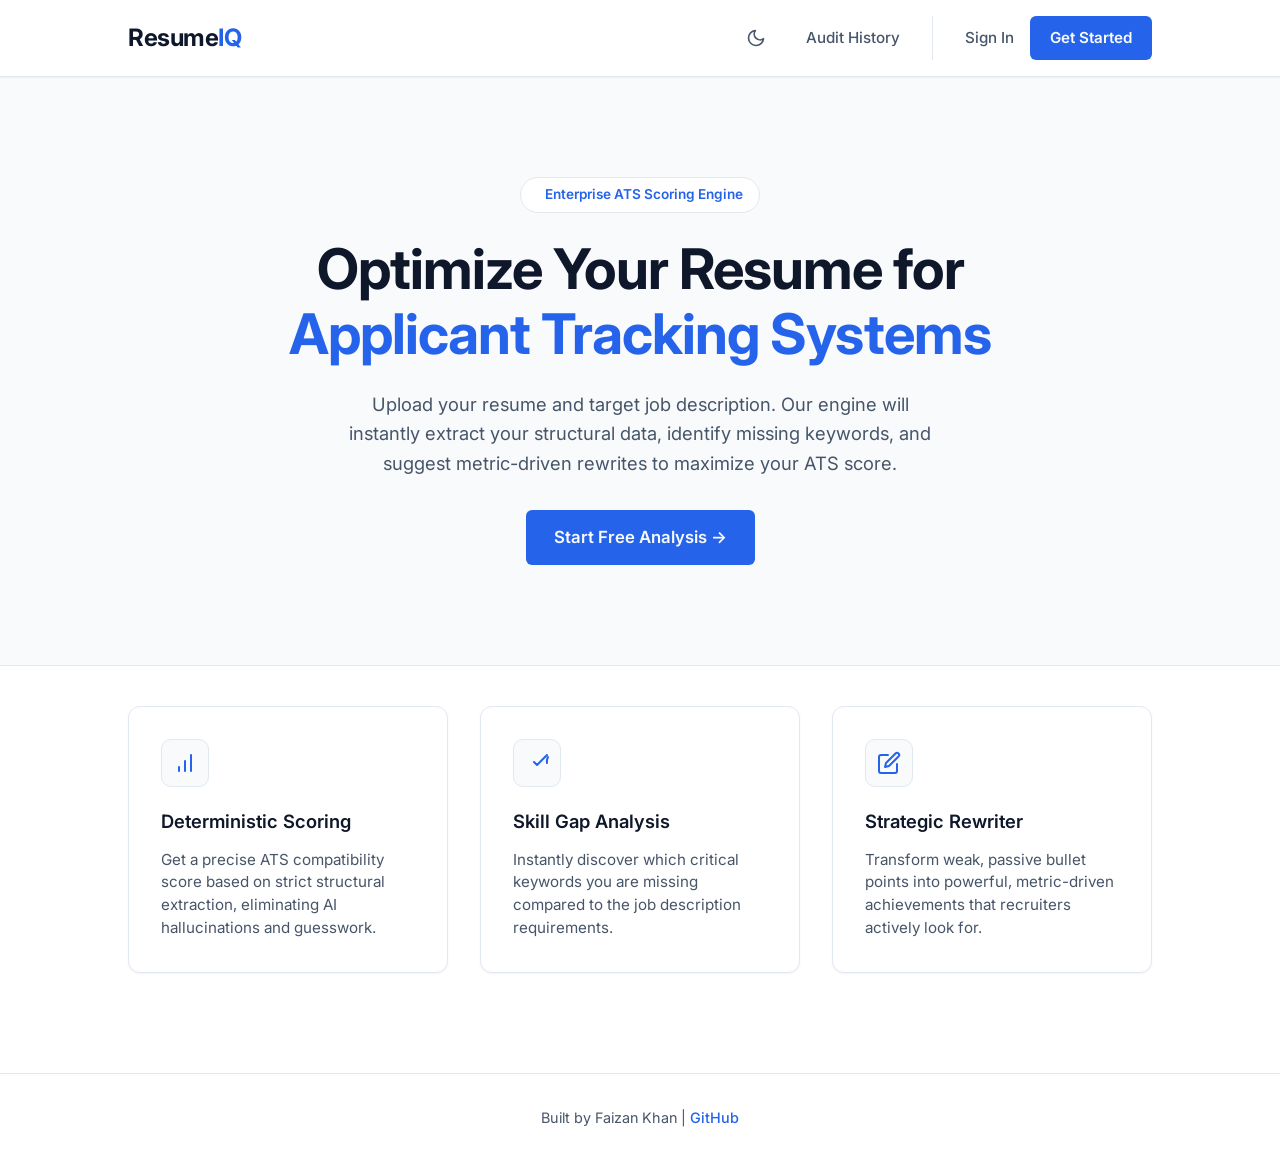
<file: resume_frontend/index.html>
<!DOCTYPE html>
<html lang="en">
<head>
    <meta charset="UTF-8">
    <meta name="viewport" content="width=device-width, initial-scale=1.0">
    <title>ResumeIQ | AI Resume Analyzer</title>
    <link rel="stylesheet" href="style.css">
    <script>
        if (localStorage.getItem('theme') === 'dark') {
            document.documentElement.setAttribute('data-theme', 'dark');
        }
    </script>
</head>
<body>
    <nav class="navbar">
        <a href="index.html" class="logo">Resume<span class="accent-text">IQ</span></a>
        
        <div class="nav-links">
            <button id="themeToggle" class="theme-toggle" aria-label="Toggle Dark Mode">
                <svg width="20" height="20" viewBox="0 0 24 24" fill="none" stroke="currentColor" stroke-width="2" stroke-linecap="round" stroke-linejoin="round"><path d="M21 12.79A9 9 0 1 1 11.21 3 7 7 0 0 0 21 12.79z"></path></svg>
            </button>
            <a href="history.html" class="nav-link">Audit History</a>
            
            <div class="auth-group">
                <a href="#" class="nav-link">Sign In</a>
                <a href="analyze.html" class="btn-primary">Get Started</a>
            </div>
        </div>
    </nav>

    <header class="hero">
        <div class="badge">
            <span class="pulse"></span> Enterprise ATS Scoring Engine
        </div>
        <h1>Optimize Your Resume for <span class="accent-text">Applicant Tracking Systems</span></h1>
        <p class="subtitle">
            Upload your resume and target job description. Our engine will instantly extract your structural data, identify missing keywords, and suggest metric-driven rewrites to maximize your ATS score.
        </p>
        <a href="analyze.html" class="btn-primary btn-large">Start Free Analysis &rarr;</a>
    </header>

    <section class="features">
        <div class="feature-card">
            <div class="icon">
                <svg width="24" height="24" viewBox="0 0 24 24" fill="none" stroke="currentColor" stroke-width="2" stroke-linecap="round" stroke-linejoin="round"><path d="M12 20V10"></path><path d="M18 20V4"></path><path d="M6 20v-4"></path></svg>
            </div>
            <h3>Deterministic Scoring</h3>
            <p>Get a precise ATS compatibility score based on strict structural extraction, eliminating AI hallucinations and guesswork.</p>
        </div>
        
        <div class="feature-card">
            <div class="icon">
                <svg width="24" height="24" viewBox="0 0 24 24" fill="none" stroke="currentColor" stroke-width="2" stroke-linecap="round" stroke-linejoin="round"><path d="M22 11.08V12a10 10 10 0 1 1-5.93-9.14"></path><polyline points="22 4 12 14.01 9 11.01"></polyline></svg>
            </div>
            <h3>Skill Gap Analysis</h3>
            <p>Instantly discover which critical keywords you are missing compared to the job description requirements.</p>
        </div>
        
        <div class="feature-card">
            <div class="icon">
                <svg width="24" height="24" viewBox="0 0 24 24" fill="none" stroke="currentColor" stroke-width="2" stroke-linecap="round" stroke-linejoin="round"><path d="M11 4H4a2 2 0 0 0-2 2v14a2 2 0 0 0 2 2h14a2 2 0 0 0 2-2v-7"></path><path d="M18.5 2.5a2.121 2.121 0 0 1 3 3L12 15l-4 1 1-4 9.5-9.5z"></path></svg>
            </div>
            <h3>Strategic Rewriter</h3>
            <p>Transform weak, passive bullet points into powerful, metric-driven achievements that recruiters actively look for.</p>
        </div>
    </section>

    <footer>
        <p>Built by Faizan Khan | <a href="https://github.com/Faizan-Khan0007" target="_blank">GitHub</a></p>
    </footer>
    <script src="theme.js"></script>
</body>
</html>
</file>
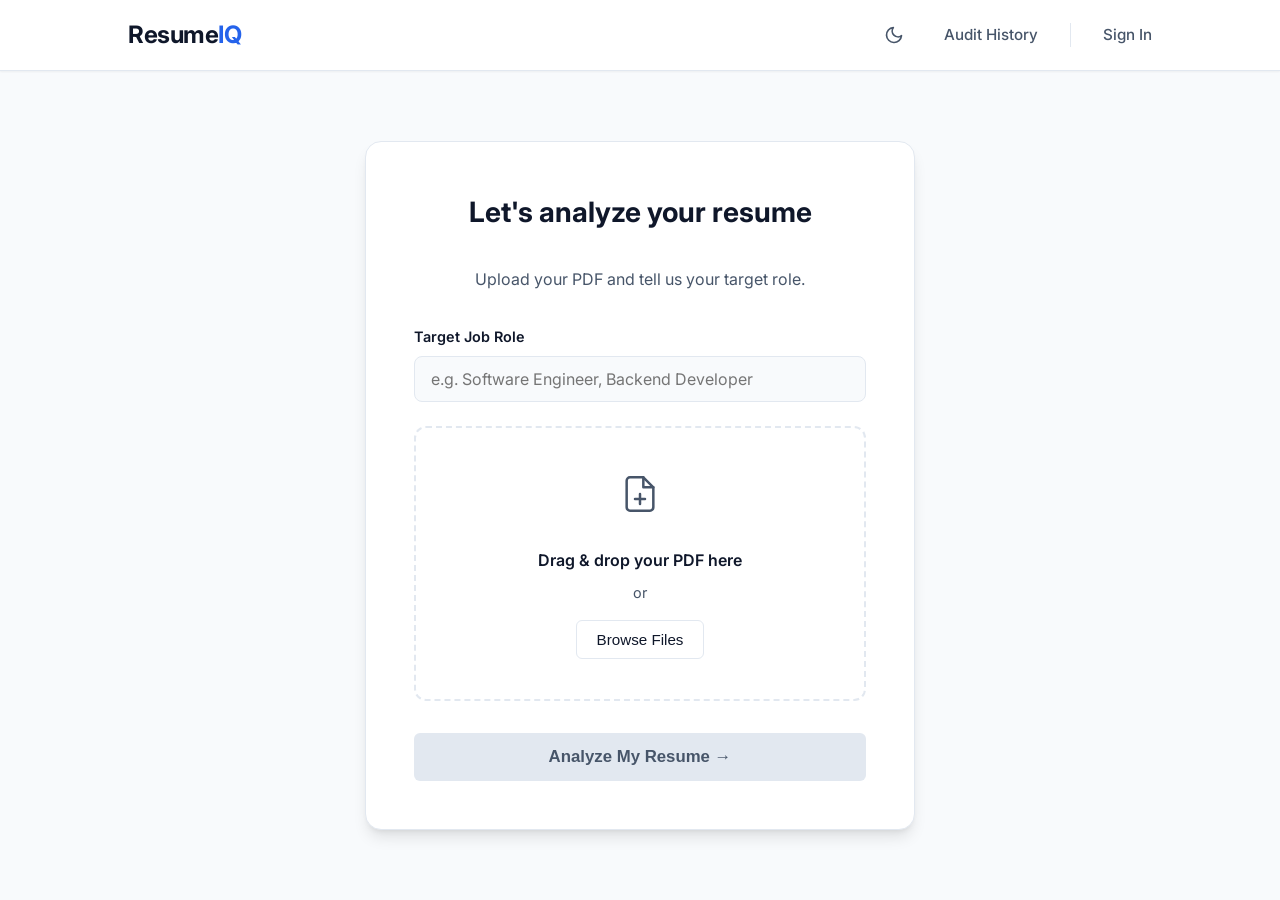
<file: resume_frontend/analyze.html>
<!DOCTYPE html>
<html lang="en">
<head>
    <meta charset="UTF-8">
    <meta name="viewport" content="width=device-width, initial-scale=1.0">
    <title>Upload Resume | ResumeIQ</title>
    <link rel="stylesheet" href="style.css">
    <script>
        if (localStorage.getItem('theme') === 'dark') {
            document.documentElement.setAttribute('data-theme', 'dark');
        }
    </script>
</head>
<body>
    <nav class="navbar">
        <a href="index.html" class="logo">Resume<span class="accent-text">IQ</span></a>
        <div class="nav-links">
            <button id="themeToggle" class="theme-toggle" aria-label="Toggle Dark Mode">
                <svg width="20" height="20" viewBox="0 0 24 24" fill="none" stroke="currentColor" stroke-width="2" stroke-linecap="round" stroke-linejoin="round"><path d="M21 12.79A9 9 0 1 1 11.21 3 7 7 0 0 0 21 12.79z"></path></svg>
            </button>
            <a href="history.html" class="nav-link">Audit History</a>
            <div class="auth-group">
                <a href="#" class="nav-link">Sign In</a>
            </div>
        </div>
    </nav>

    <!-- Toast Notification Container -->
    <div id="toast-container"></div>

    <main class="upload-container">
        <div class="upload-card">
            <h2>Let's analyze your resume</h2>
            <p class="subtitle" style="text-align: center; margin-bottom: 32px; font-size: 1rem;">Upload your PDF and tell us your target role.</p>

            <form id="uploadForm">
                <div class="input-group">
                    <label for="jobRole">Target Job Role</label>
                    <input type="text" id="jobRole" placeholder="e.g. Software Engineer, Backend Developer" required>
                </div>

                <div class="drop-zone" id="dropZone">
                    <div class="icon">
                        <svg width="40" height="40" viewBox="0 0 24 24" fill="none" stroke="currentColor" stroke-width="1.5" stroke-linecap="round" stroke-linejoin="round"><path d="M14 2H6a2 2 0 0 0-2 2v16a2 2 0 0 0 2 2h12a2 2 0 0 0 2-2V8z"></path><polyline points="14 2 14 8 20 8"></polyline><line x1="12" y1="18" x2="12" y2="12"></line><line x1="9" y1="15" x2="15" y2="15"></line></svg>
                    </div>
                    <span class="drop-text">Drag & drop your PDF here</span>
                    <span class="or-text">or</span>
                    <input type="file" id="fileInput" accept="application/pdf" hidden>
                    <button type="button" class="btn-secondary" id="browseBtn">Browse Files</button>
                    <div id="fileNameDisplay" class="file-name-display hidden"></div>
                </div>

                <button type="submit" class="btn-primary btn-full" id="analyzeBtn" disabled>
                    Analyze My Resume &rarr;
                </button>
            </form>
        </div>
    </main>

    <div id="loadingOverlay" class="loading-overlay hidden">
        <div class="loading-card">
            <!-- Left Side: Skeleton Score -->
            <div class="skeleton-graph">
                <div class="skeleton-title"></div>
                <div class="skeleton-circle"></div>
                <div class="skeleton-line" style="width: 80%"></div>
                <div class="skeleton-line" style="width: 60%"></div>
            </div>
            
            <!-- Right Side: Progress Checklist -->
            <div class="progress-steps">
                <div class="step-item" id="step-1">
                    <div class="step-icon">✓</div>
                    <div class="step-text">Parsing your resume</div>
                </div>
                <div class="step-item" id="step-2">
                    <div class="step-icon">✓</div>
                    <div class="step-text">Analyzing your experience</div>
                </div>
                <div class="step-item" id="step-3">
                    <div class="step-icon">✓</div>
                    <div class="step-text">Extracting your skills</div>
                </div>
                <div class="step-item" id="step-4">
                    <div class="step-icon">✓</div>
                    <div class="step-text">Generating recommendations</div>
                </div>
            </div>
        </div>
    </div>

    <script src="theme.js"></script>
    <script src="analyze.js"></script>
</body>
</html>
</file>
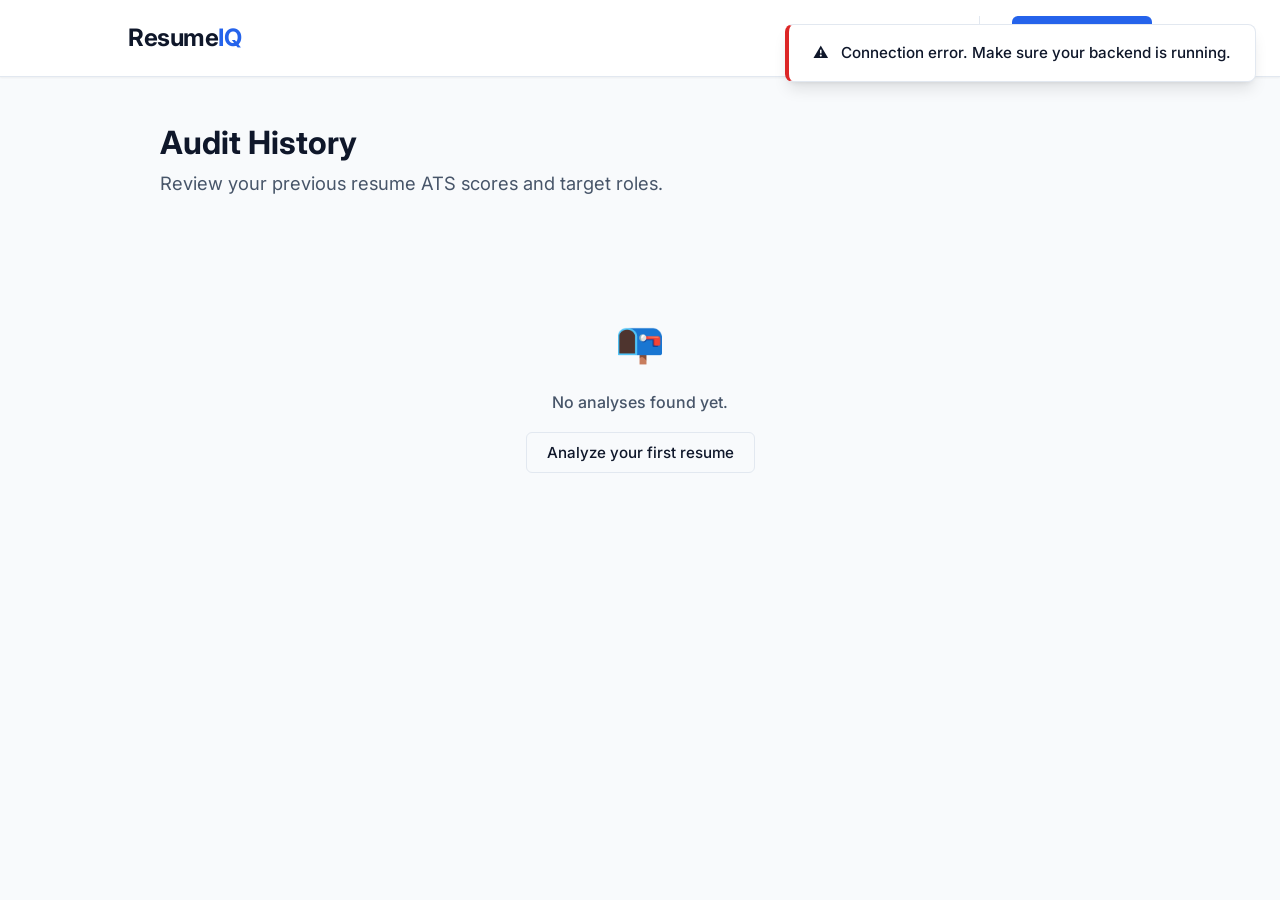
<file: resume_frontend/history.html>
<!DOCTYPE html>
<html lang="en">
<head>
    <meta charset="UTF-8">
    <meta name="viewport" content="width=device-width, initial-scale=1.0">
    <title>Analysis History | ResumeIQ</title>
    <link rel="stylesheet" href="style.css">
    <script>
        if (localStorage.getItem('theme') === 'dark') {
            document.documentElement.setAttribute('data-theme', 'dark');
        }
    </script>
</head>
<body>
    <nav class="navbar">
        <a href="index.html" class="logo">Resume<span class="accent-text">IQ</span></a>
        <div class="nav-links">
            <button id="themeToggle" class="theme-toggle" aria-label="Toggle Dark Mode">
                <svg width="20" height="20" viewBox="0 0 24 24" fill="none" stroke="currentColor" stroke-width="2" stroke-linecap="round" stroke-linejoin="round"><path d="M21 12.79A9 9 0 1 1 11.21 3 7 7 0 0 0 21 12.79z"></path></svg>
            </button>
            <a href="history.html" class="nav-link" style="color: var(--text-primary); font-weight: 600;">Audit History</a>
            <div class="auth-group">
                <a href="analyze.html" class="btn-primary">New Analysis</a>
            </div>
        </div>
    </nav>

    <main class="dashboard-container">
        <div class="dashboard-header">
            <div>
                <h1>Audit History</h1>
                <p class="subtitle" style="margin-bottom: 0;">Review your previous resume ATS scores and target roles.</p>
            </div>
        </div>

        <!-- Toast Notification Container -->
        <div id="toast-container"></div>

        <div class="history-grid" id="historyGrid"></div>

        <div id="emptyState" class="drop-zone hidden" style="border: none; margin-top: 40px; background: transparent;">
            <div class="icon">📭</div>
            <p style="color: var(--text-secondary); margin-bottom: 24px; font-weight: 500;">No analyses found yet.</p>
            <a href="analyze.html" class="btn-secondary">Analyze your first resume</a>
        </div>
    </main>

    <script src="theme.js"></script>
    <script src="history.js"></script>
</body>
</html>
</file>
<file: resume_frontend/style.css>
/* =========================================
   CSS Variables (Professional B2B Theme)
========================================= */
@import url('https://fonts.googleapis.com/css2?family=Inter:wght@400;500;600;700&display=swap');

:root {
    --bg-primary: #f8fafc; /* Slate 50 */
    --bg-card: #ffffff;
    --accent: #2563eb; /* Blue 600 */
    --accent-hover: #1d4ed8; /* Blue 700 */
    --text-primary: #0f172a; /* Slate 900 */
    --text-secondary: #475569; /* Slate 600 */
    --border-color: #e2e8f0; /* Slate 200 */
    --success: #16a34a; /* Green 600 */
    --success-bg: #dcfce7; /* Green 100 */
    --danger: #dc2626; /* Red 600 */
    --danger-bg: #fee2e2; /* Red 100 */
    --font-main: 'Inter', sans-serif;
    --shadow-sm: 0 1px 2px 0 rgb(0 0 0 / 0.05);
    --shadow-md: 0 4px 6px -1px rgb(0 0 0 / 0.1), 0 2px 4px -2px rgb(0 0 0 / 0.1);
    --shadow-lg: 0 10px 15px -3px rgb(0 0 0 / 0.1), 0 4px 6px -4px rgb(0 0 0 / 0.1);
}

/* Dark Mode Overrides */
[data-theme="dark"] {
    --bg-primary: #0a0a0a; /* True Black */
    --bg-card: #171717; /* Very Dark Gray */
    --accent: #ffffff; /* White buttons for premium look */
    --accent-hover: #e5e5e5; /* Light Gray hover */
    --text-primary: #ffffff;
    --text-secondary: #a1a1aa; /* Zinc 400 */
    --border-color: #27272a; /* Zinc 800 */
    --success: #22c55e;
    --success-bg: rgba(34, 197, 94, 0.15);
    --danger: #ef4444;
    --danger-bg: rgba(239, 68, 68, 0.15);
    --shadow-sm: 0 1px 2px 0 rgb(0 0 0 / 0.8);
    --shadow-md: 0 4px 6px -1px rgb(0 0 0 / 0.8);
    --shadow-lg: 0 10px 15px -3px rgb(0 0 0 / 0.8);
}

/* =========================================
   Global Reset
========================================= */
* {
    margin: 0;
    padding: 0;
    box-sizing: border-box;
}

body {
    background-color: var(--bg-primary);
    color: var(--text-primary);
    font-family: var(--font-main);
    line-height: 1.6;
    min-height: 100vh;
    display: flex;
    flex-direction: column;
    transition: background-color 0.4s ease, color 0.4s ease;
    overflow-y: scroll; /* Force vertical scrollbar to prevent layout shift */
}

a {
    text-decoration: none;
}

.accent-text {
    color: var(--accent);
}

/* =========================================
   Navigation
========================================= */
.navbar {
    display: flex;
    justify-content: space-between;
    align-items: center;
    padding: 16px 10%;
    background-color: var(--bg-card);
    border-bottom: 1px solid var(--border-color);
    box-shadow: var(--shadow-sm);
    position: sticky;
    top: 0;
    z-index: 100;
}

.logo {
    font-size: 1.5rem;
    font-weight: 700;
    color: var(--text-primary);
    letter-spacing: -0.5px;
}

.nav-links {
    display: flex;
    align-items: center;
    gap: 32px;
}

.nav-link {
    color: var(--text-secondary);
    font-weight: 500;
    font-size: 0.95rem;
    transition: color 0.2s ease;
}

.nav-link:hover {
    color: var(--text-primary);
}

.auth-group {
    display: flex;
    align-items: center;
    gap: 16px;
    border-left: 1px solid var(--border-color);
    padding-left: 32px;
}

/* =========================================
   Buttons
========================================= */
.btn-primary {
    background-color: var(--accent);
    color: var(--bg-primary); /* Invert text color against accent */
    padding: 10px 20px;
    border-radius: 6px;
    font-weight: 600;
    font-size: 0.95rem;
    transition: all 0.2s ease;
    border: none;
    cursor: pointer;
    text-align: center;
}

.btn-primary:hover {
    background-color: var(--accent-hover);
    box-shadow: var(--shadow-md);
}

.btn-secondary {
    background-color: transparent;
    color: var(--text-primary);
    padding: 10px 20px;
    border-radius: 6px;
    font-weight: 500;
    font-size: 0.95rem;
    transition: all 0.2s ease;
    border: 1px solid var(--border-color);
    cursor: pointer;
}

.btn-secondary:hover {
    background-color: var(--bg-primary); 
}

.btn-large {
    padding: 14px 28px;
    font-size: 1.05rem;
    display: inline-block;
}

.btn-full {
    width: 100%;
    padding: 14px;
    font-size: 1.05rem;
}

.btn-full:disabled {
    background-color: var(--border-color);
    color: var(--text-secondary);
    cursor: not-allowed;
    box-shadow: none;
}

/* =========================================
   Hero Section
========================================= */
.hero {
    text-align: center;
    padding: 100px 20px;
    max-width: 800px;
    margin: 0 auto;
    flex: 1;
}

.hero h1 {
    font-size: 3.5rem;
    line-height: 1.15;
    margin-bottom: 24px;
    letter-spacing: -1px;
    color: var(--text-primary);
}

.subtitle {
    color: var(--text-secondary);
    font-size: 1.15rem;
    max-width: 600px;
    margin: 0 auto 32px;
}

.badge {
    display: inline-flex;
    align-items: center;
    gap: 8px;
    background-color: var(--bg-card);
    color: var(--accent);
    padding: 6px 16px;
    border-radius: 20px;
    font-size: 0.85rem;
    font-weight: 600;
    margin-bottom: 24px;
    border: 1px solid var(--border-color);
}

/* =========================================
   Features Section
========================================= */
.features {
    display: flex;
    justify-content: center;
    gap: 32px;
    padding: 40px 10% 100px;
    flex-wrap: wrap;
    background-color: var(--bg-card);
    border-top: 1px solid var(--border-color);
}

.feature-card {
    background-color: var(--bg-card);
    border: 1px solid var(--border-color);
    border-radius: 12px;
    padding: 32px;
    flex: 1;
    min-width: 250px;
    max-width: 350px;
    transition: transform 0.3s ease, box-shadow 0.3s ease, background-color 0.4s ease, border-color 0.4s ease;
    box-shadow: var(--shadow-sm);
}

.feature-card:hover {
    transform: translateY(-4px);
    box-shadow: var(--shadow-lg);
}

.feature-card .icon {
    font-size: 1.5rem;
    margin-bottom: 20px;
    background-color: var(--bg-primary);
    border: 1px solid var(--border-color);
    width: 48px;
    height: 48px;
    display: flex;
    align-items: center;
    justify-content: center;
    border-radius: 10px;
    color: var(--accent);
}

.feature-card h3 {
    margin-bottom: 12px;
    font-size: 1.15rem;
    font-weight: 600;
}

.feature-card p {
    color: var(--text-secondary);
    font-size: 0.95rem;
    line-height: 1.5;
}

/* =========================================
   Upload Page Styles
========================================= */
.upload-container {
    display: flex;
    justify-content: center;
    align-items: center;
    flex: 1;
    padding: 60px 20px;
}

.upload-card {
    background-color: var(--bg-card);
    border: 1px solid var(--border-color);
    border-radius: 16px;
    padding: 48px;
    width: 100%;
    max-width: 550px;
    box-shadow: var(--shadow-lg);
}

.upload-card h2 {
    text-align: center;
    margin-bottom: 32px;
    font-size: 1.75rem;
}

.input-group {
    margin-bottom: 24px;
}

.input-group label {
    display: block;
    margin-bottom: 8px;
    font-weight: 600;
    font-size: 0.9rem;
    color: var(--text-primary);
}

.input-group input {
    width: 100%;
    padding: 12px 16px;
    border-radius: 8px;
    background-color: var(--bg-primary);
    border: 1px solid var(--border-color);
    color: var(--text-primary);
    font-family: var(--font-main);
    font-size: 1rem;
    transition: border-color 0.2s;
}

.input-group input:focus {
    outline: none;
    border-color: var(--accent);
    box-shadow: 0 0 0 3px rgba(37, 99, 235, 0.1);
}

.drop-zone {
    border: 2px dashed var(--border-color);
    border-radius: 12px;
    padding: 40px 20px;
    text-align: center;
    transition: all 0.2s ease;
    margin-bottom: 32px;
    background-color: var(--bg-card);
    cursor: pointer;
}

.drop-zone:hover {
    border-color: var(--accent);
    background-color: var(--bg-primary);
}

.drop-zone.dragover {
    border-color: var(--accent);
    background-color: var(--bg-primary);
}

.drop-zone .icon {
    font-size: 2.5rem;
    margin-bottom: 16px;
    color: var(--text-secondary);
}

.drop-text {
    display: block;
    margin-bottom: 8px;
    font-weight: 600;
    color: var(--text-primary);
}

.or-text {
    display: block;
    color: var(--text-secondary);
    font-size: 0.9rem;
    margin-bottom: 16px;
}

.file-name-display {
    margin-top: 16px;
    color: var(--accent);
    font-weight: 600;
    word-break: break-all;
    background: var(--bg-primary);
    border: 1px solid var(--border-color);
    padding: 8px 12px;
    border-radius: 6px;
    display: inline-block;
}

/* =========================================
   Toast Notifications
========================================= */
#toast-container {
    position: fixed;
    top: 24px;
    right: 24px;
    z-index: 9999;
    display: flex;
    flex-direction: column;
    gap: 12px;
}

.toast {
    background-color: var(--bg-card);
    border: 1px solid var(--border-color);
    box-shadow: var(--shadow-lg);
    border-radius: 8px;
    padding: 16px 24px;
    font-weight: 500;
    font-size: 0.95rem;
    display: flex;
    align-items: center;
    gap: 12px;
    transform: translateX(120%);
    transition: transform 0.3s cubic-bezier(0.175, 0.885, 0.32, 1.275);
}

.toast.show {
    transform: translateX(0);
}

.toast.error {
    border-left: 4px solid var(--danger);
    color: var(--text-primary);
}

.toast.success {
    border-left: 4px solid var(--success);
    color: var(--text-primary);
}

/* =========================================
   Dynamic Loading Overlay (Skeleton UI)
========================================= */
.loading-overlay {
    position: fixed;
    top: 0; left: 0; right: 0; bottom: 0;
    background-color: rgba(248, 250, 252, 0.95); /* Slate 50 with opacity */
    backdrop-filter: blur(8px);
    display: flex;
    justify-content: center;
    align-items: center;
    z-index: 1000;
}

.loading-overlay.hidden {
    display: none;
}

.loading-card {
    background-color: var(--bg-card);
    border: 1px solid var(--border-color);
    border-radius: 16px;
    padding: 48px;
    width: 100%;
    max-width: 600px;
    box-shadow: var(--shadow-lg);
    display: flex;
    gap: 40px;
}

/* Left side: Skeleton Graph */
.skeleton-graph {
    flex: 1;
    display: flex;
    flex-direction: column;
    align-items: center;
    gap: 20px;
    border-right: 1px solid var(--border-color);
    padding-right: 40px;
}

.skeleton-title {
    width: 120px;
    height: 20px;
    background-color: var(--border-color);
    border-radius: 10px;
    animation: pulse-skeleton 1.5s infinite;
}

.skeleton-circle {
    width: 120px;
    height: 120px;
    border-radius: 50%;
    border: 12px solid var(--border-color);
    border-top-color: var(--accent);
    animation: spin 2s linear infinite;
}

.skeleton-line {
    width: 100%;
    height: 12px;
    background-color: var(--border-color);
    border-radius: 6px;
    margin-top: 10px;
}

@keyframes pulse-skeleton {
    0% { opacity: 0.6; }
    50% { opacity: 1; }
    100% { opacity: 0.6; }
}

@keyframes spin {
    100% { transform: rotate(360deg); }
}

/* Right side: Progress Steps */
.progress-steps {
    flex: 2;
    display: flex;
    flex-direction: column;
    justify-content: center;
    gap: 24px;
}

.step-item {
    display: flex;
    align-items: center;
    gap: 16px;
    opacity: 0.4;
    transition: all 0.4s ease;
}

.step-item.active {
    opacity: 1;
}

.step-item.completed {
    opacity: 1;
}

.step-icon {
    width: 24px;
    height: 24px;
    border-radius: 50%;
    border: 2px solid var(--text-secondary);
    display: flex;
    justify-content: center;
    align-items: center;
    color: transparent;
    font-size: 12px;
    transition: all 0.4s ease;
}

.step-item.active .step-icon {
    border-color: var(--accent);
    border-top-color: transparent;
    animation: spin 1s linear infinite;
}

.step-item.completed .step-icon {
    background-color: var(--success-bg);
    border-color: var(--success);
    color: var(--success);
    animation: none;
}

.step-text {
    font-weight: 500;
    color: var(--text-secondary);
    font-size: 1.05rem;
    transition: color 0.4s ease;
}

.step-item.active .step-text {
    color: var(--text-primary);
}

.step-item.completed .step-text {
    color: var(--text-primary);
}

/* =========================================
   Results Dashboard Styles
========================================= */
.dashboard-container {
    max-width: 1000px;
    margin: 0 auto;
    padding: 40px 20px;
    width: 100%;
}

.dashboard-header {
    margin-bottom: 32px;
    display: flex;
    justify-content: space-between;
    align-items: flex-end;
}

.dashboard-header h1 {
    font-size: 2rem;
    color: var(--text-primary);
}

/* Score Section */
.score-section {
    display: flex;
    align-items: center;
    justify-content: space-between;
    background-color: var(--bg-card);
    border: 1px solid var(--border-color);
    border-radius: 12px;
    padding: 40px;
    margin-bottom: 32px;
    box-shadow: var(--shadow-sm);
}

.score-text-content h2 {
    font-size: 1.5rem;
    margin-bottom: 8px;
}

.score-text-content p {
    color: var(--text-secondary);
    max-width: 400px;
}

.chart-container {
    position: relative;
    width: 160px;
    height: 160px;
}

.score-center {
    position: absolute;
    top: 50%;
    left: 50%;
    transform: translate(-50%, -50%);
    text-align: center;
}

.score-center h2 {
    font-size: 2.5rem;
    line-height: 1;
    margin: 0;
    color: var(--text-primary);
}

.score-center span {
    color: var(--text-secondary);
    font-size: 0.85rem;
    font-weight: 600;
    text-transform: uppercase;
    letter-spacing: 1px;
}

/* Skills Section */
.skills-section {
    display: grid;
    grid-template-columns: 1fr 1fr;
    gap: 24px;
    margin-bottom: 32px;
}

.skills-card {
    background-color: var(--bg-card);
    border-radius: 12px;
    padding: 24px;
    border: 1px solid var(--border-color);
    box-shadow: var(--shadow-sm);
}

.skills-card h3 { 
    margin-bottom: 16px; 
    font-size: 1.15rem;
}

.pill-container {
    display: flex;
    flex-wrap: wrap;
    gap: 8px;
}

.skill-pill {
    padding: 6px 12px;
    border-radius: 6px;
    font-size: 0.85rem;
    font-weight: 500;
}

.success-pill {
    background-color: var(--bg-primary);
    color: var(--text-primary);
    border: 1px solid var(--border-color);
}

.danger-pill {
    background-color: transparent;
    color: var(--text-secondary);
    border: 1px dashed var(--border-color);
}

/* Exotic Features */
.feature-panel {
    background-color: var(--bg-card);
    border: 1px solid var(--border-color);
    border-radius: 12px;
    padding: 32px;
    margin-bottom: 24px;
    box-shadow: var(--shadow-sm);
}

.feature-panel h3 {
    margin-bottom: 20px;
    font-size: 1.25rem;
}

.rewrite-block {
    background-color: var(--bg-card);
    padding: 24px;
    margin-bottom: 20px;
    border-radius: 8px;
    border: 1px solid var(--border-color);
    display: flex;
    flex-direction: column;
    gap: 16px;
}

.weak-line {
    color: var(--text-secondary);
    text-decoration: line-through;
    font-size: 0.95rem;
    padding: 12px 16px;
    background-color: var(--danger-bg);
    border-left: 3px solid var(--danger);
    border-radius: 4px;
    line-height: 1.5;
}

.why-weak-text {
    color: var(--text-secondary);
    font-size: 0.9rem;
    padding-left: 16px;
}

.strong-line {
    color: var(--text-primary);
    font-weight: 500;
    font-size: 0.95rem;
    padding: 12px 16px;
    background-color: var(--success-bg);
    border-left: 3px solid var(--success);
    border-radius: 4px;
    line-height: 1.5;
}

.strategy-block {
    background-color: var(--bg-primary);
    border: 1px solid var(--border-color);
    padding: 16px;
    margin-bottom: 12px;
    border-radius: 8px;
    color: var(--text-secondary);
}

/* =========================================
   History Page Styles
========================================= */
.history-grid {
    display: grid;
    grid-template-columns: repeat(auto-fill, minmax(320px, 1fr));
    gap: 24px;
}

.history-card {
    background-color: var(--bg-card);
    border: 1px solid var(--border-color);
    border-radius: 12px;
    padding: 24px;
    display: flex;
    flex-direction: column;
    justify-content: space-between;
    transition: transform 0.2s ease, box-shadow 0.2s ease;
    box-shadow: var(--shadow-sm);
}

.history-card:hover {
    transform: translateY(-2px);
    box-shadow: var(--shadow-md);
    border-color: var(--accent);
}

.history-header {
    display: flex;
    justify-content: space-between;
    align-items: flex-start;
    margin-bottom: 16px;
}

.history-role {
    font-weight: 600;
    font-size: 1.15rem;
    margin-bottom: 4px;
    color: var(--text-primary);
}

.history-filename {
    color: var(--text-secondary);
    font-size: 0.85rem;
    word-break: break-all;
}

.history-score-circle {
    width: 48px;
    height: 48px;
    border-radius: 50%;
    display: flex;
    align-items: center;
    justify-content: center;
    font-weight: 700;
    font-size: 1.1rem;
    background-color: var(--bg-primary);
    border: 2px solid var(--border-color);
    color: var(--text-primary);
}

.history-footer {
    border-top: 1px solid var(--border-color);
    padding-top: 16px;
    color: var(--text-secondary);
    font-size: 0.85rem;
    display: flex;
    justify-content: space-between;
    align-items: center;
}

/* =========================================
   Footer
========================================= */
footer {
    text-align: center;
    padding: 32px;
    border-top: 1px solid var(--border-color);
    color: var(--text-secondary);
    font-size: 0.9rem;
    background-color: var(--bg-card);
}

footer a {
    color: var(--accent);
    font-weight: 500;
}

footer a:hover {
    text-decoration: underline;
}

/* Global Hidden Class */
.hidden {
    display: none !important;
}

/* =========================================
   Theme Toggle Button
========================================= */
.theme-toggle {
    background: transparent;
    border: none;
    color: var(--text-secondary);
    cursor: pointer;
    font-size: 1.25rem;
    padding: 8px;
    border-radius: 50%;
    display: flex;
    align-items: center;
    justify-content: center;
    transition: all 0.3s ease;
}

.theme-toggle:hover {
    color: var(--accent);
    background-color: var(--bg-primary);
}

.theme-toggle svg {
    transition: transform 0.5s cubic-bezier(0.4, 0, 0.2, 1);
}

[data-theme="dark"] .theme-toggle svg {
    transform: rotate(180deg);
}

/* =========================================
   Mobile Responsiveness
========================================= */
@media (max-width: 768px) {
    .navbar {
        flex-direction: column;
        gap: 16px;
        padding: 16px;
    }

    .nav-links {
        width: 100%;
        justify-content: center;
        flex-wrap: wrap;
        gap: 16px;
    }
    
    .auth-group {
        border-left: none;
        padding-left: 0;
        width: 100%;
        justify-content: center;
        border-top: 1px solid var(--border-color);
        padding-top: 16px;
    }

    .hero h1 { font-size: 2.5rem; }
    .hero { padding: 60px 15px; }

    .score-section {
        flex-direction: column;
        text-align: center;
        gap: 32px;
    }
    
    .skills-section {
        grid-template-columns: 1fr;
    }
}
</file>
